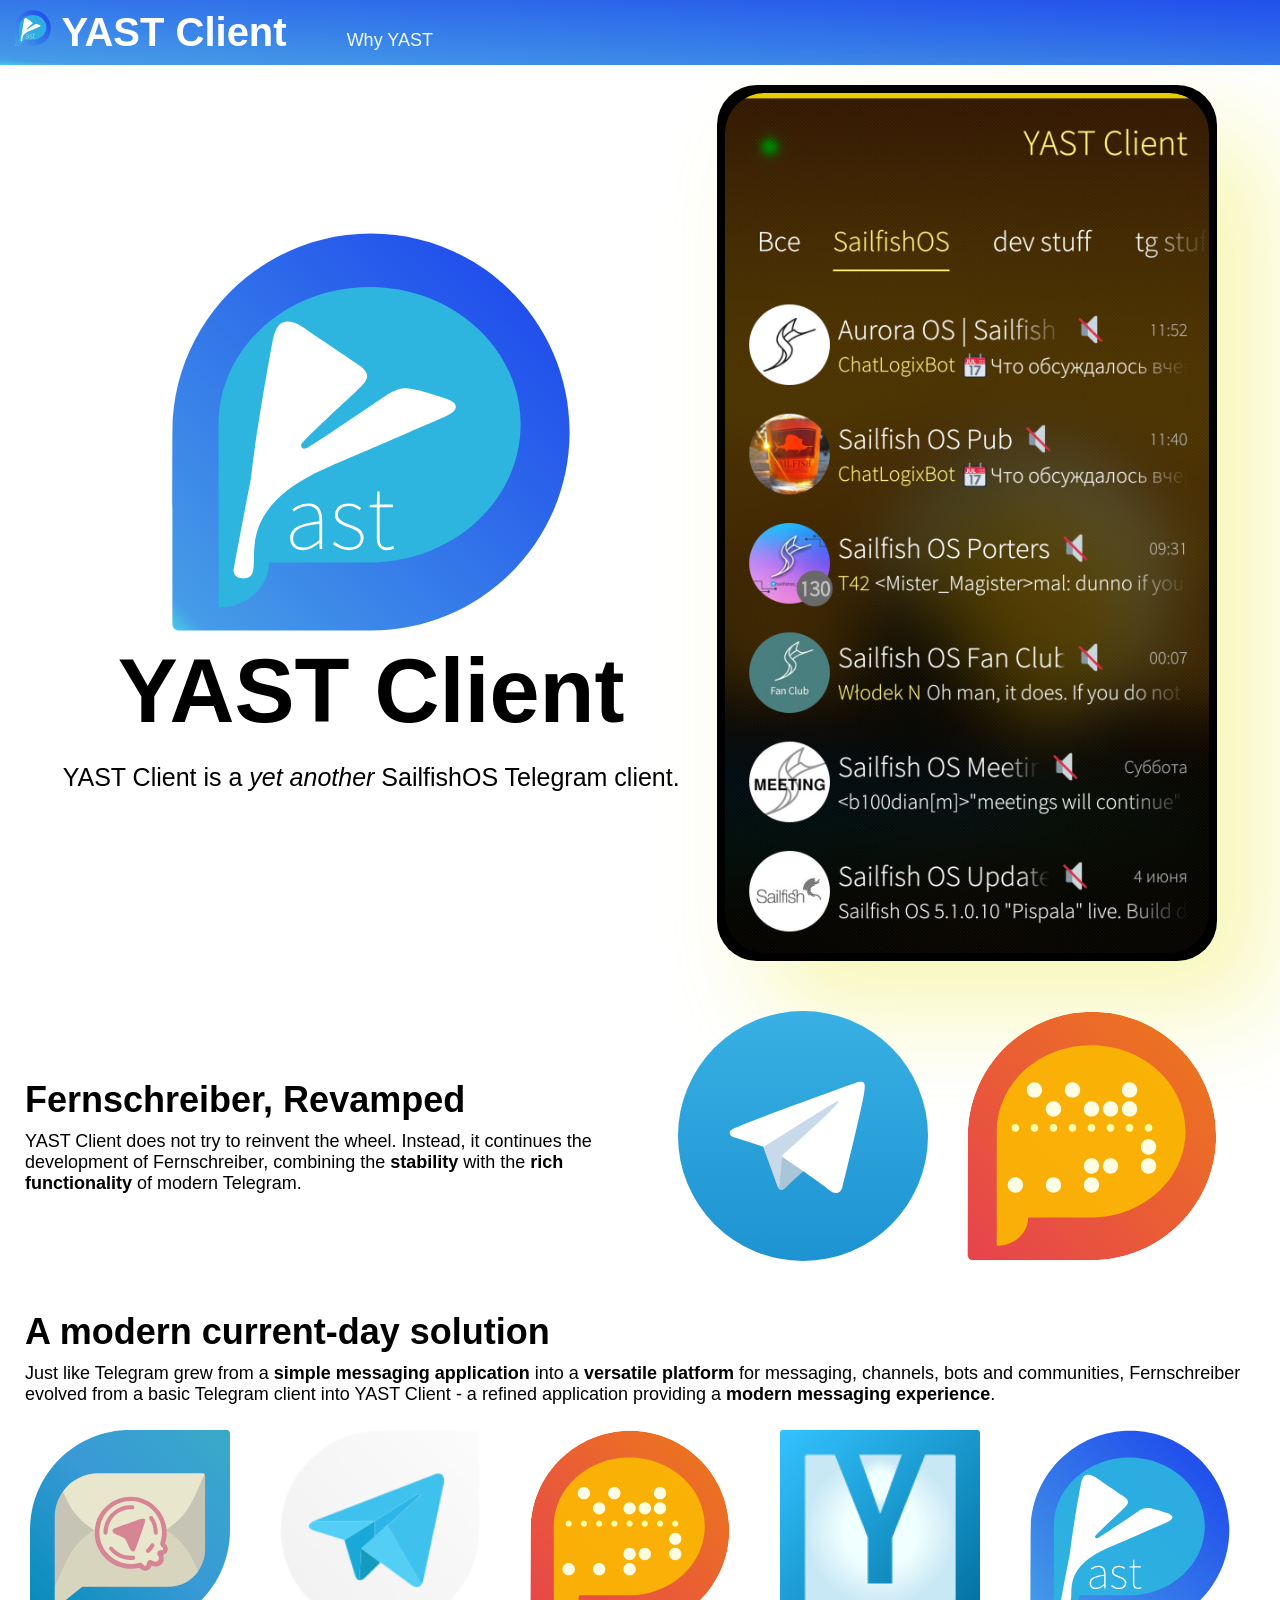
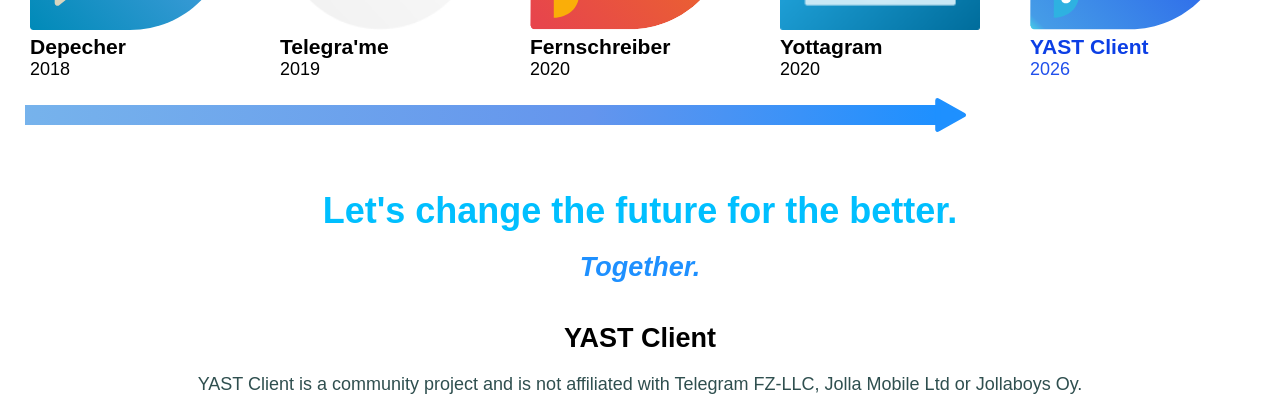
<file: index.html>
<!DOCTYPE html>
<html lang="en">
<head>
    <meta charset="UTF-8">
    <meta name="viewport" content="width=device-width, initial-scale=1.0">

    <title>YAST Client</title>
    <link rel="icon" type="image/x-icon" href="/favicon.ico">

    <link rel="stylesheet" href="/static/base.css">
    <link rel="stylesheet" href="/static/index.css">

    <script src="/static/anime.umd.min.js"></script>

    <script src="/static/why-animation.js"></script>
    <script src="/static/future.js"></script>
</head>
<body onload="setupWhyAnimation()">
    <header>
        <a href="/" class="name">
            <img class="logo" src="/images/yast-client.svg" alt="YAST Client logo">
            YAST Client
        </div>
        <nav>
            <ul>
                <li><a href="#why">Why YAST</a></li>
                <!-- <li><a href="#modern">Modern</a></li> -->
                <!-- <li><a href="#features">Features</a></li> -->
            </ul>
        </nav>
    </header>
    <div class="hero">
        <div class="text">
            <object class="logo" data="/images/yast-client-animated.svg"></object>
            <h1>YAST Client</h1>
            <p>YAST Client is a <i>yet another</i> SailfishOS Telegram client.</p>
        </div>
        <div class="screenshot">
            <img src="/images/screenshots/1.png" alt="YAST screenshot">
        </div>

    </div>
    <div class="subhero" id="why">
        <div class="text">
            <h1>Fernschreiber, Revamped</h1>
            <p>YAST Client does not try to reinvent the wheel. Instead, it continues the development of Fernschreiber, combining the <b>stability</b> with the <b>rich functionality</b> of modern Telegram.</p>
        </div>
        <div class="image">
            <object id="telegram-logo" data="/images/telegram.svg"></object>
            <object id="fernschreiber-to-yast-logo" data="/images/fernschreiber-yast.svg"></object>
        </div>
    </div>

    <div class="container timeline-container" id="modern">
        <div class="text">
            <h1>A modern current-day solution</h1>
            <p>Just like Telegram grew from a <b>simple messaging application</b> into a <b>versatile platform</b> for messaging, channels, bots and communities, Fernschreiber evolved from a basic Telegram client into YAST Client - a refined application providing a <b>modern messaging experience</b>.</p>
        </div>
        <div class="timeline" id="apps-timeline">
            <div class="timeline-content">
                <div class="items-wrapper">
                    <div class="item">
                        <img src="/images/harbour-jollagram.svg" alt="Jollagram logo">
                        <h3>Jollagram</h3>
                        <h4>2015</h4>
                    </div>
                    <div class="item">
                        <img src="/images/harbour-sailorgram.png" alt="Sailorgram logo">
                        <h3>Sailorgram</h3>
                        <h4>2015</h4>
                    </div>
                    <div class="item">
                        <img src="/images/harbour-depecher.svg" alt="Depecher logo">
                        <h3>Depecher</h3>
                        <h4>2018</h4>
                    </div>
                    <div class="item">
                        <img src="/images/harbour-telegrame.png" alt="Telegra'me logo">
                        <h3>Telegra'me</h3>
                        <h4>2019</h4>
                    </div>
                    <div class="item">
                        <img src="/images/fernschreiber.svg" alt="Fernschreiber logo">
                        <h3>Fernschreiber</h3>
                        <h4>2020</h4>
                    </div>
                    <div class="item" id="future">
                        <img src="/images/yottagram.png" alt="Yottagram logo">
                        <h3>Yottagram</h3>
                        <h4>2020</h4>
                    </div>
                    <div class="item highlighted">
                        <img src="/images/yast-client.svg" alt="YAST Client logo">
                        <h3>YAST Client</h3>
                        <h4>2026</h4>
                    </div>
                </div>
                <div class="timeline-arrow">
                    <div class="rectangle"></div>
                    <svg width="800px" height="800px" viewBox="0 0 24 24" fill="none" class="arrow-right" xmlns="http://www.w3.org/2000/svg">
                        <path d="M 5.6814215,4.931322 18.31868,12 5.6814215,19.068678 Z" stroke-width="2.36284" stroke-linecap="round" stroke-linejoin="round"/>
                    </svg>
                </div>
            </div>
            <script>
                const timeline = document.querySelector('#apps-timeline');
                const yast = timeline.querySelector('.item.highlighted');
                /*yast.scrollIntoView({
                    container: 'nearest', // not supported by firefox
                    inline: 'end'
                });*/

                timeline.scrollTo({
                    left: yast.offsetLeft - (timeline.clientWidth / 2) + (yast.clientWidth / 2)
                });
            </script>
        </div>
    </div>

    <!-- <div class="features" id="features">
        <h1>Features</h1>
        <p>Chat folders, etc. (TODO TODO TODO)</p>
    </div> -->

    <div class="container conclusion">
        <h1>Let's change the future for the better.</h1>
        <h2><i>Together.</i></h2>
    </div>

    <footer>
        <h2>YAST Client</h2>
        <p>YAST Client is a community project and is not affiliated with Telegram FZ-LLC, Jolla Mobile Ltd or Jollaboys Oy.</p>
    </footer>
</body>
</html>
</file>
<file: static/base.css>
* {
    padding: 0;
    margin: 0;
    box-sizing: border-box;
}

html {
    scroll-behavior: smooth;
}

:root {
    --color-primary: #000;
    --color-secondary: darkslategray;
    --color-background: #fff;
    --color-highlight: #0c3fe5;
    --color-highlight-hover: #2150eb;
    --color-menu-background: linear-gradient(to bottom left, #214fec, #459ce7 95.918399%, #45c9e7 100%);
    --color-menu-primary: white;
    --color-screenshot-border: black;
    --color-screenshot-shadow: rgba(227, 227, 14, 0.3);
    --color-timeline-arrow: linear-gradient(to right, skyblue, cornflowerblue 75%, dodgerblue 99%);
    --color-timeline-arrow-end: dodgerblue;
    --color-conclusion: deepskyblue;
    --color-conclusion-description: dodgerblue;
}

@media (prefers-color-scheme: dark) {
    :root {
        --color-primary: #fff;
        --color-secondary: #aeaeae;
        --color-background: #181a1b;
        --color-highlight: lightskyblue;
        --color-highlight-hover: lightblue;
        --color-menu-background: linear-gradient(to bottom right, #163ec0, #387db9 95.918399%, #2f96ad 100%);
        --color-menu-primary: white;
        --color-screenshot-border: white;
    }
}

body {
    background-color: var(--color-background);
    color: var(--color-primary);
    /* font: 12px/18px "Lucida Grande", "Lucida Sans Unicode", -apple-system, BlinkMacSystemFont, "Segoe UI", Roboto, Helvetica, Arial, sans-serif, "Apple Color Emoji", "Segoe UI Emoji", "Segoe UI Symbol"; */
    font: 18px "Lucida Grande", "Lucida Sans Unicode", -apple-system, BlinkMacSystemFont, "Segoe UI", Roboto, Helvetica, Arial, sans-serif, "Apple Color Emoji", "Segoe UI Emoji", "Segoe UI Symbol";
}

a {
    color: var(--color-highlight);
    text-decoration: none;
}

a:hover {
    color: var(--color-highlight-hover);
}

a, a:hover {
    transition: all 150ms ease;
}
</file>
<file: static/index.css>
/* Header */

header {
    --color-highlight: aliceblue;
    --color-highlight-hover: lightblue;
}

header {
    width: 100%;
    padding: 10px 15px;
    display: flex;
    /* justify-content: flex-end;
    align-items: center; */
    background: var(--color-menu-background);
}

header .name {
    font-size: 40px;
    font-weight: bold;
    color: var(--color-menu-primary);
}

header img.logo {
    width: 36px;
    height: 36px;
}

header nav {
    /* margin-left: auto; */
    margin-left: 50px;
    padding-right: 25px;
}

header nav ul {
    list-style: none;
}

header nav ul li {
    display: inline-block;
    margin: 0 10px;
}

@media (max-width: 630px) {
    header {
        flex-direction: column;
    }

    header nav {
        margin-left: 0;
        padding-right: 0;
    }
}

/* Hero and subhero (misc) */

.hero, .subhero, .container {
    padding: 20px 25px 30px;
}

.hero, .subhero {
    display: flex;
}

@media (max-width: 800px) {
    .hero, .subhero {
        flex-direction: column;
    }
}

/* Hero */

.hero {
    /* flex-direction: column;
    align-items: center; */
    /* justify-content: center; */
    /* padding-top: 150px; */

    flex: 1;
    justify-content: space-evenly;
}

.hero .text {
    align-self: center;
    padding-bottom: 30px;
}

.hero .text h1 {
    font-size: 5em;
    text-align: center;
    padding-bottom: 20px;
}

.hero p {
    font-size: 25px;
    text-align: center;
}

.hero .logo {
    display: block;
    width: 400px;
    height: 400px;
    margin: 8px auto;
}

.hero .screenshot {
    width: 75%;
    max-width: 500px;
    align-self: center;
    padding: 8px; /* border thickness */
    background-color: var(--color-screenshot-border); /* border color */
    border-radius: 40px; /* outer border radius */
    display: inline-block;
    line-height: 0; /* prevents extra space below the image */
    box-shadow: 50px 50px 100px var(--color-screenshot-shadow);
}

.hero .screenshot img {
    width: 100%;
    aspect-ratio: 9/16;
    border-radius: 40px; /* inner border radius */
    display: block;
}

@media (max-width: 1000px) {
    .hero .logo {
        width: 300px;
        height: 300px;
    }

    .hero .text h1 {
        font-size: 4.5em;
    }
    .hero .text p {
        font-size: 22px;
    }
}

@media (max-width: 900px) {
    .hero .text h1 {
        font-size: 4em;
    }

    .hero .text p {
        font-size: 20px;
    }
}

@media (max-width: 480px) {
    .hero .logo  {
        width: 200px;
        height: 200px;
    }
}

/* Subhero */

.subhero .text {
    align-self: center;
    width: 100%;
}

.subhero .text h1 {
    padding-bottom: 10px;
}

.subhero .image {
    display: flex;
    justify-content: space-evenly;
    align-items: center;
    width: 100%;
}

.subhero .image * {
    width: 250px;
    height: 250px;
}

@media (max-width: 1100px) {
    .subhero .image * {
        width: 200px;
        height: 200px;
    }
}

@media (max-width: 900px) {
    .subhero .image * {
        width: 150px;
        height: 150px;
    }
}

@media (max-width: 800px) {
    .subhero .text {
        padding-bottom: 40px;
    }

    .subhero .image * {
        width: 250px;
        height: 250px;
    }
}

@media (max-width: 600px) {
    .subhero .image * {
        width: 200px;
        height: 200px;
    }
}

@media (max-width: 500px) {
    .subhero .image {
        flex-direction: column;
    }

    .subhero .image * {
        width: 300px;
        height: 300px;
        padding-bottom: 20px;
    }
}

/* Footer */

footer {
    padding: 0 10px;
    padding-bottom: 25px;
}

footer * {
    text-align: center;
}

footer h2 {
    padding-bottom: 20px;
}

footer p {
    color: var(--color-secondary);
}

/* Timeline */

.timeline-container .text {
    padding-bottom: 25px;
}

.timeline-container .text h1 {
    padding-bottom: 10px;
}

.timeline {
    overflow-x: auto;
}

.timeline-content {
    display: inline flex;
    flex-direction: column;
    white-space: nowrap;
}

.timeline .items-wrapper {
    display: inline flex;
}

.timeline .item {
    margin: 0 25px;
}

.timeline .item img {
    width: 200px;
    height: 200px;
}

.timeline .item h4 {
    font-weight: 100;
}

.timeline .item.highlighted h3 {
    color: var(--color-highlight);
}

.timeline .item.highlighted h4 {
    color: var(--color-highlight-hover);
}

.timeline-arrow {
    width: 100%;
    height: 50px;
    margin-top: 10px;
    display: flex;
    align-items: center;
}

.timeline-arrow .rectangle {
    width: 100%;
    height: 20px;
    border-radius: 5px;
    background: var(--color-timeline-arrow);
}

.timeline-arrow .arrow-right {
    width: 50px;
    height: 50px;
    align-self: flex-end;
    stroke: var(--color-timeline-arrow-end);
    fill: var(--color-timeline-arrow-end);
    margin-left: -25px;
}

#apps-timeline .timeline-arrow {
    width: 84%;
}

/* Conclusion */

.conclusion {
    text-align: center;
    padding-bottom: 40px;
}

.conclusion h1 {
    color: var(--color-conclusion);
    padding-bottom: 20px;
}

.conclusion h2 {
    color: var(--color-conclusion-description);
}
</file>
